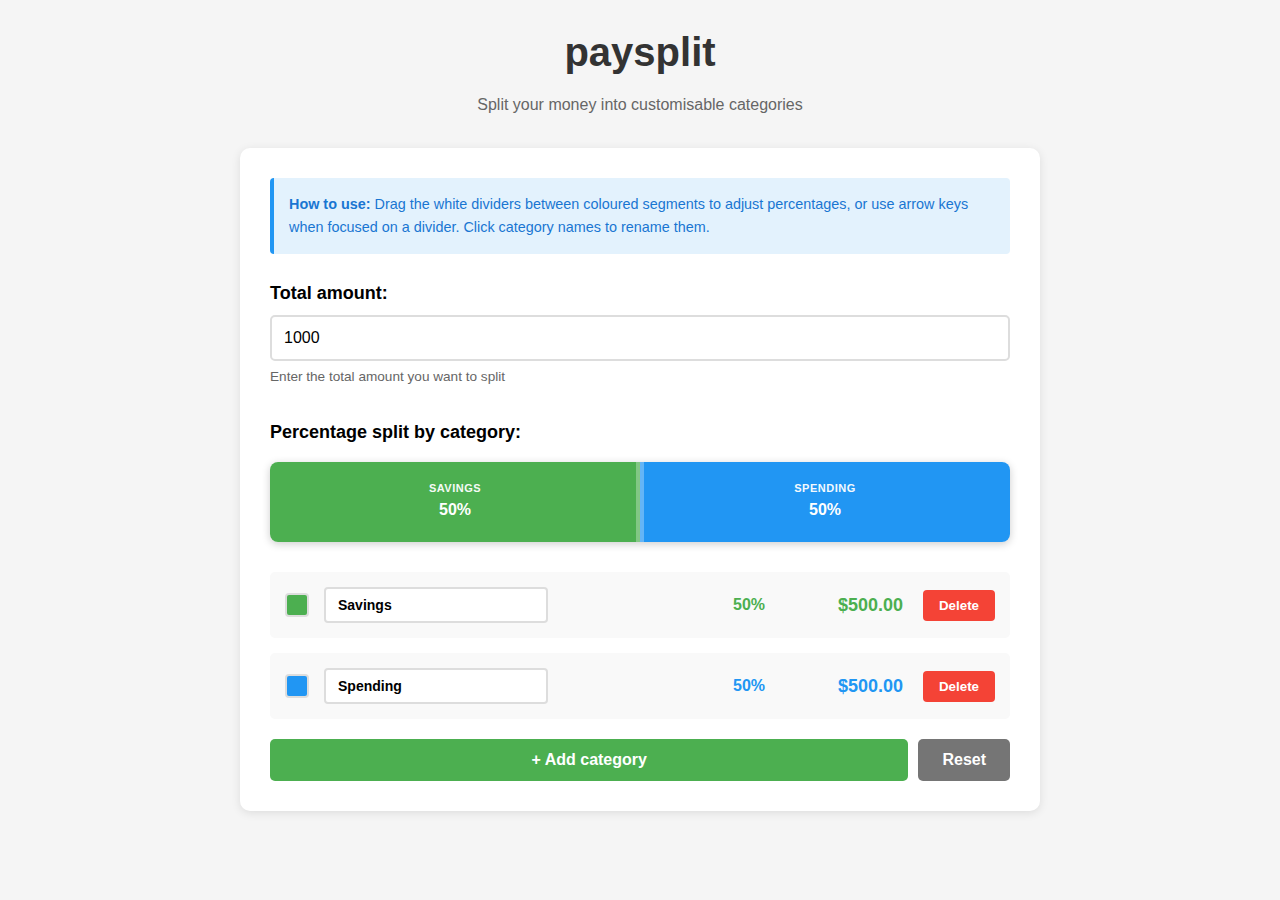
<file: static/paysplit/paysplit.html>
<!DOCTYPE html>
<html lang="en">
    <head>
        <meta charset="UTF-8">
        <meta name="viewport" content="width=device-width, initial-scale=1.0">
        <meta name="description" content="Split your money into customisable categories with an easy-to-use visual percentage slider.">
        <title>PaySplit - Money Splitting Calculator</title>
        <link rel="icon" type="image/svg+xml" href="favicon.svg">
        <link rel="stylesheet" href="styles.css">
    </head>
    <body>
        <header role="banner">
            <h1>paysplit</h1>
            <p class="tagline">Split your money into customisable categories</p>
        </header>
        <main role="main">
            <section id="pay-splitter-form" aria-label="Money splitting calculator">
                <div class="instructions">
                    <p><strong>How to use:</strong> Drag the white dividers between coloured segments to adjust percentages, or use arrow keys when focused on a divider. Click category names to rename them.</p>
                </div>
                
                <div class="total-input">
                    <label for="totalAmount">Total amount:</label>
                    <input 
                        type="number" 
                        id="totalAmount" 
                        step=".01" 
                        min="0" 
                        max="999999999" 
                        value="1000" 
                        placeholder="Enter total amount"
                        aria-label="Total amount to split"
                        aria-describedby="totalAmountHelp"
                    >
                    <small id="totalAmountHelp" class="help-text">Enter the total amount you want to split</small>
                </div>

                <div class="percentage-bar-container">
                    <h3>Percentage split by category:</h3>
                    <div class="percentage-bar" id="percentageBar" role="group" aria-label="Percentage split visualisation"></div>
                    <div id="percentageWarning" class="warning-message" style="display: none;" role="alert" aria-live="polite"></div>
                </div>

                <div class="sliders-container" id="categoriesContainer" role="list" aria-label="Category list"></div>

                <div class="button-group">
                    <button class="add-category-btn" id="addCategoryBtn" aria-label="Add new category">+ Add category</button>
                    <button class="reset-btn" id="resetBtn" aria-label="Reset to default categories">Reset</button>
                </div>
            </section>
        </main>
        <script src="paysplit.js"></script>
    </body>
</html>
</file>
<file: static/paysplit/styles.css>
* { margin: 0; padding: 0; box-sizing: border-box; }

body { 
    font-family: Arial, sans-serif; 
    padding: 20px; 
    background: #f5f5f5; 
    line-height: 1.6;
}

header { 
    text-align: center; 
    margin-bottom: 30px; 
}

header h1 {
    font-size: 2.5rem;
    color: #333;
    margin-bottom: 0.5rem;
}

.tagline {
    color: #666;
    font-size: 1rem;
}

main { 
    max-width: 800px; 
    margin: 0 auto; 
    background: white; 
    padding: 30px; 
    border-radius: 10px; 
    box-shadow: 0 2px 10px rgba(0,0,0,0.1); 
}

.instructions {
    background: #e3f2fd;
    border-left: 4px solid #2196F3;
    padding: 15px;
    margin-bottom: 25px;
    border-radius: 4px;
}

.instructions p {
    margin: 0;
    color: #1976d2;
    font-size: 0.9rem;
}

.total-input { 
    margin-bottom: 30px; 
}

.total-input label { 
    display: block; 
    margin-bottom: 8px; 
    font-weight: bold; 
    font-size: 18px; 
    text-align: left; 
}

.total-input input { 
    width: 100%; 
    padding: 12px; 
    font-size: 16px; 
    border: 2px solid #ddd; 
    border-radius: 5px;
    transition: border-color 0.3s;
}

.total-input input:focus {
    outline: none;
    border-color: #2196F3;
    box-shadow: 0 0 0 3px rgba(33, 150, 243, 0.1);
}

.help-text {
    display: block;
    margin-top: 5px;
    color: #666;
    font-size: 0.85rem;
}

.percentage-bar-container { 
    margin: 30px 0; 
}

.percentage-bar-container h3 { 
    margin-bottom: 15px; 
    text-align: left; 
    font-weight: bold; 
    font-size: 18px; 
}

.percentage-bar { 
    display: flex; 
    height: 80px; 
    border-radius: 8px; 
    overflow: hidden; 
    box-shadow: 0 2px 8px rgba(0,0,0,0.2); 
    position: relative; 
    user-select: none;
    touch-action: none;
}

.bar-segment { 
    display: flex; 
    flex-direction: column; 
    align-items: center; 
    justify-content: center; 
    color: white; 
    font-weight: bold; 
    font-size: 14px; 
    position: relative; 
    cursor: grab;
    transition: opacity 0.2s;
    gap: 2px;
}

.segment-name {
    font-size: 11px;
    text-transform: uppercase;
    letter-spacing: 0.5px;
    opacity: 0.95;
    text-align: center;
    line-height: 1.2;
}

.segment-percentage {
    font-size: 16px;
    font-weight: bold;
}

.bar-segment:active { 
    cursor: grabbing; 
}

.bar-divider { 
    position: absolute; 
    top: 0; 
    bottom: 0; 
    width: 8px; 
    background: rgba(255,255,255,0.3); 
    cursor: ew-resize; 
    z-index: 10; 
    transform: translateX(-4px);
    transition: background 0.2s, width 0.2s;
}

.bar-divider:hover, .bar-divider:focus { 
    background: rgba(255,255,255,0.6); 
    width: 12px; 
    transform: translateX(-6px); 
}

.bar-divider:focus {
    outline: 3px solid #2196F3;
    outline-offset: 2px;
}

.bar-divider:active { 
    background: rgba(255,255,255,0.8); 
}

.warning-message {
    margin-top: 10px;
    padding: 10px;
    background: #fff3cd;
    border: 1px solid #ffc107;
    border-radius: 4px;
    color: #856404;
    font-weight: bold;
    text-align: center;
}

.button-group {
    display: flex;
    gap: 10px;
    margin-top: 20px;
}

.add-category-btn { 
    flex: 1;
    padding: 12px 24px; 
    background: #4CAF50; 
    color: white; 
    border: none; 
    border-radius: 5px; 
    font-size: 16px; 
    cursor: pointer; 
    font-weight: bold;
    transition: background 0.3s, transform 0.1s;
}

.add-category-btn:hover { 
    background: #45a049; 
}

.add-category-btn:focus {
    outline: 3px solid #45a049;
    outline-offset: 2px;
}

.add-category-btn:active {
    transform: scale(0.98);
}

.reset-btn {
    padding: 12px 24px; 
    background: #757575; 
    color: white; 
    border: none; 
    border-radius: 5px; 
    font-size: 16px; 
    cursor: pointer; 
    font-weight: bold;
    transition: background 0.3s, transform 0.1s;
}

.reset-btn:hover {
    background: #616161;
}

.reset-btn:focus {
    outline: 3px solid #616161;
    outline-offset: 2px;
}

.reset-btn:active {
    transform: scale(0.98);
}

.category { 
    margin: 15px 0; 
    display: flex; 
    justify-content: space-between; 
    align-items: center; 
    padding: 15px; 
    background: #f9f9f9; 
    border-radius: 5px; 
    gap: 15px;
    transition: background 0.2s;
}

.category:hover {
    background: #f0f0f0;
}

.category-info { 
    display: flex; 
    align-items: center; 
    gap: 15px; 
    flex: 1; 
}

.category-color { 
    width: 24px; 
    height: 24px; 
    border-radius: 4px; 
    border: 2px solid #ddd;
    flex-shrink: 0;
}

.category-name-input { 
    padding: 8px 12px; 
    border: 2px solid #ddd; 
    border-radius: 4px; 
    font-size: 14px; 
    font-weight: bold; 
    min-width: 180px;
    transition: border-color 0.3s;
}

.category-name-input:focus {
    outline: none;
    border-color: #2196F3;
    box-shadow: 0 0 0 3px rgba(33, 150, 243, 0.1);
}

.category-stats { 
    display: flex; 
    gap: 20px; 
    align-items: center; 
}

.percentage { 
    font-weight: bold; 
    font-size: 16px; 
    min-width: 50px; 
}

.amount { 
    font-size: 18px; 
    font-weight: bold; 
    min-width: 100px; 
    text-align: right; 
}

.delete-btn { 
    padding: 8px 16px; 
    background: #f44336; 
    color: white; 
    border: none; 
    border-radius: 4px; 
    cursor: pointer; 
    font-weight: bold;
    transition: background 0.3s, transform 0.1s;
}

.delete-btn:hover { 
    background: #da190b; 
}

.delete-btn:focus {
    outline: 3px solid #da190b;
    outline-offset: 2px;
}

.delete-btn:active {
    transform: scale(0.95);
}

/* Mobile responsiveness */
@media (max-width: 768px) {
    body {
        padding: 10px;
    }

    main {
        padding: 20px;
    }

    header h1 {
        font-size: 2rem;
    }

    .percentage-bar {
        height: 60px;
    }

    .bar-segment {
        font-size: 12px;
    }

    .category {
        flex-direction: column;
        align-items: stretch;
        gap: 10px;
    }

    .category-info {
        flex-direction: column;
        align-items: stretch;
    }

    .category-name-input {
        width: 100%;
        min-width: unset;
    }

    .category-stats {
        justify-content: space-between;
        flex-wrap: wrap;
    }

    .amount {
        min-width: unset;
    }

    .button-group {
        flex-direction: column;
    }

    .bar-divider {
        width: 12px;
        transform: translateX(-6px);
    }

    .bar-divider:hover {
        width: 16px;
        transform: translateX(-8px);
    }
}

@media (max-width: 480px) {
    header h1 {
        font-size: 1.5rem;
    }

    .tagline {
        font-size: 0.9rem;
    }

    .instructions p {
        font-size: 0.85rem;
    }

    .percentage-bar {
        height: 50px;
    }

    .bar-segment {
        font-size: 10px;
    }
}

/* Print styles */
@media print {
    body {
        background: white;
    }

    .instructions,
    .button-group,
    .delete-btn,
    .bar-divider {
        display: none;
    }

    main {
        box-shadow: none;
    }
}
</file>
